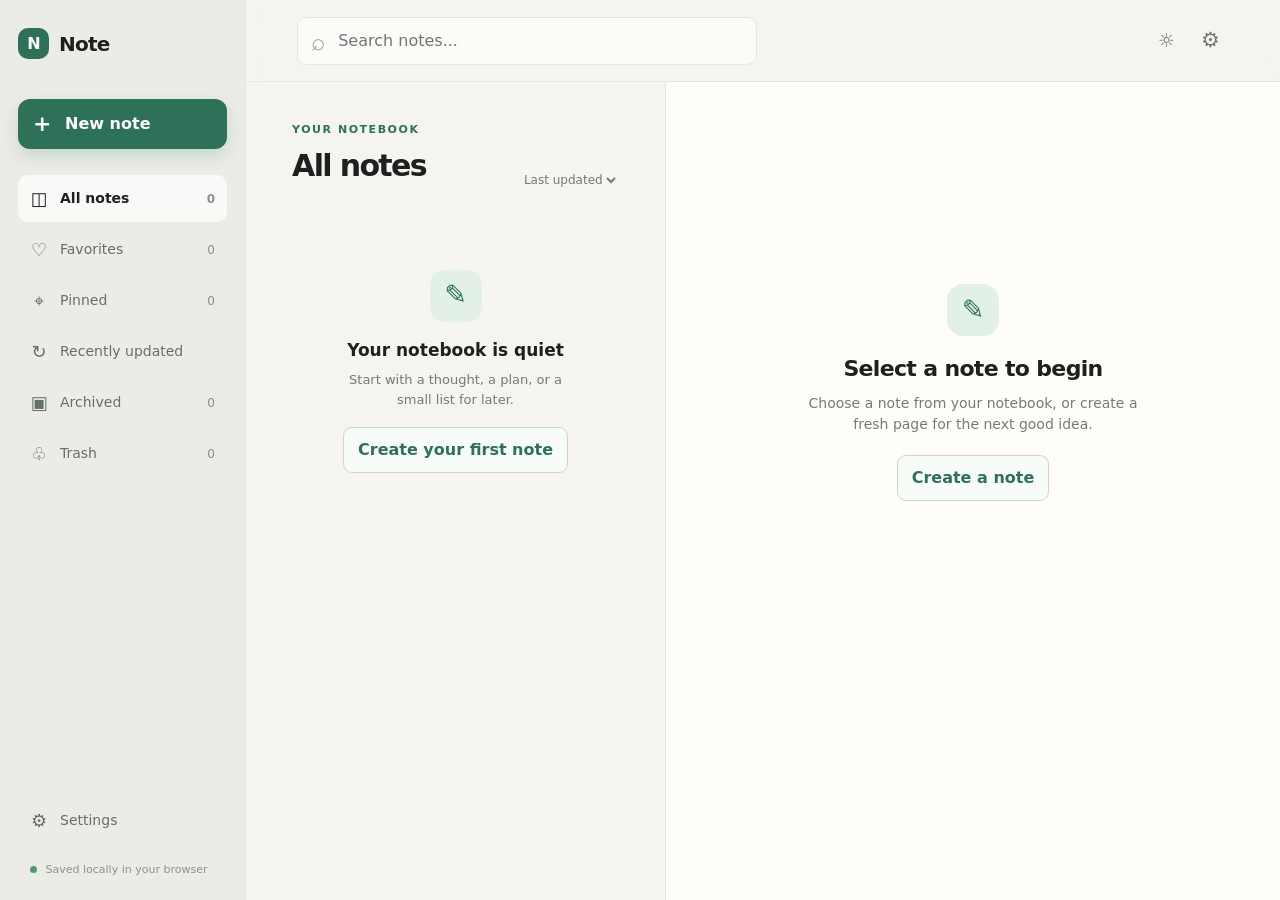
<file: index.html>
<!doctype html>
<html lang="en" dir="ltr">
<head>
  <meta charset="UTF-8" />
  <meta name="viewport" content="width=device-width, initial-scale=1, viewport-fit=cover" />
  <meta name="theme-color" content="#f5f4ef" />
  <meta name="description" content="Note is a calm, local-first notebook for ideas, lists, and checklists." />
  <meta name="apple-mobile-web-app-capable" content="yes" />
  <meta name="apple-mobile-web-app-status-bar-style" content="default" />
  <meta name="apple-mobile-web-app-title" content="Note" />
  <link rel="manifest" href="manifest.json" />
  <link rel="icon" href="icons/icon.svg" type="image/svg+xml" />
  <link rel="stylesheet" href="style.css" />
  <title>Note</title>
</head>
<body>
  <div class="app-shell">
    <aside class="sidebar" aria-label="Note navigation">
      <div class="brand"><span class="brand-mark">N</span><span>Note</span></div>
      <button class="new-note-button" id="newNoteButton"><span class="plus">+</span> New note</button>
      <nav class="nav-list" id="filterNav">
        <button class="nav-item active" data-filter="all"><span class="nav-icon">◫</span> All notes <span class="count" id="allCount">0</span></button>
        <button class="nav-item" data-filter="favorites"><span class="nav-icon">♡</span> Favorites <span class="count" id="favoriteCount">0</span></button>
        <button class="nav-item" data-filter="pinned"><span class="nav-icon">⌖</span> Pinned <span class="count" id="pinnedCount">0</span></button>
        <button class="nav-item" data-filter="recent"><span class="nav-icon">↻</span> Recently updated</button>
        <button class="nav-item" data-filter="archived"><span class="nav-icon">▣</span> Archived <span class="count" id="archivedCount">0</span></button>
        <button class="nav-item" data-filter="trash"><span class="nav-icon">♧</span> Trash <span class="count" id="trashCount">0</span></button>
      </nav>
      <div class="sidebar-bottom">
        <button class="nav-item" id="settingsButton"><span class="nav-icon">⚙</span> Settings</button>
        <div class="storage-note"><span class="status-dot"></span> Saved locally in your browser</div>
      </div>
    </aside>

    <main class="main-content">
      <header class="topbar">
        <div class="mobile-brand"><span class="brand-mark">N</span><span>Note</span></div>
        <div class="search-wrap"><span class="search-icon">⌕</span><input id="searchInput" type="search" placeholder="Search notes..." aria-label="Search notes" /></div>
        <div class="top-actions"><button class="icon-button" id="themeButton" aria-label="Toggle theme" title="Toggle theme">☼</button><button class="icon-button settings-top" id="settingsTopButton" aria-label="Open settings">⚙</button></div>
      </header>

      <section class="workspace">
        <div class="list-panel">
          <div class="list-heading"><div><p class="eyebrow" id="listEyebrow">Your notebook</p><h1 id="listTitle">All notes</h1></div><select id="sortSelect" aria-label="Sort notes"><option value="updated">Last updated</option><option value="created">Date created</option><option value="alpha">Alphabetical</option></select></div>
          <div id="notesList" class="notes-list"></div>
        </div>
        <section class="editor-panel" id="editorPanel" aria-label="Note editor">
          <div id="emptyEditor" class="editor-empty"><div class="empty-icon">✎</div><h2>Select a note to begin</h2><p>Choose a note from your notebook, or create a fresh page for the next good idea.</p><button class="secondary-button" id="emptyNewButton">Create a note</button></div>
          <form id="noteForm" class="note-editor hidden">
            <div class="editor-toolbar"><button type="button" class="back-button" id="backButton">← <span>All notes</span></button><div class="editor-actions"><button type="button" class="toolbar-button" id="pinButton" aria-label="Pin note">⌖</button><button type="button" class="toolbar-button" id="favoriteButton" aria-label="Favorite note">♡</button><button type="button" class="toolbar-button" id="copyButton" aria-label="Copy note">⧉</button><button type="button" class="toolbar-button danger" id="deleteButton" aria-label="Delete note">⌫</button></div></div>
            <input class="title-input" id="titleInput" placeholder="Untitled note" autocomplete="off" />
            <div class="editor-meta"><span id="typeLabel">Note</span><span>·</span><span id="dateLabel">Not saved yet</span><span class="save-status" id="saveStatus">Saved locally</span></div>
            <div class="editor-options"><div class="type-toggle"><button type="button" class="type-button active" data-type="note">Note</button><button type="button" class="type-button" data-type="checklist">Checklist</button></div><div class="color-picker" id="colorPicker" aria-label="Note color"><button type="button" data-color="paper" class="color-dot selected"></button><button type="button" data-color="mint" class="color-dot"></button><button type="button" data-color="peach" class="color-dot"></button><button type="button" data-color="lavender" class="color-dot"></button><button type="button" data-color="sky" class="color-dot"></button></div></div>
            <textarea id="contentInput" placeholder="Start writing..."></textarea><div id="richEditor" class="rich-editor hidden"></div><div id="drawingEditor" class="drawing-editor hidden"></div>
            <div id="checklistEditor" class="checklist-editor hidden"><div class="checklist-add"><input id="taskInput" placeholder="Add a task and press Enter" /><button type="button" id="addTaskButton">Add</button></div><div id="tasksList"></div></div>
            <div class="tag-area"><div id="tagList" class="tag-list"></div><input id="tagInput" placeholder="Add a tag..." /></div>
            <div class="editor-footer"><span id="wordCount">0 words</span><button type="button" class="share-button" id="shareButton">Share note</button></div>
          </form>
        </section>
      </section>
    </main>
  </div>

  <div class="modal-backdrop hidden" id="settingsModal"><section class="modal" role="dialog" aria-modal="true" aria-labelledby="settingsTitle"><div class="modal-header"><h2 id="settingsTitle">Settings</h2><button class="icon-button" id="closeSettings" aria-label="Close settings">×</button></div><div class="settings-group"><h3>Appearance</h3><div class="theme-options"><button data-theme="light">Light</button><button data-theme="dark">Dark</button><button data-theme="system">System</button></div></div><div class="settings-group"><h3>Note layout</h3><div class="theme-options"><button data-view="list">List view</button><button data-view="grid">Grid view</button></div></div><div class="settings-group"><h3>Your data</h3><button class="setting-action" id="exportButton">Export all notes <span>→</span></button><button class="setting-action" id="importButton">Import notes <span>→</span></button><input id="importInput" type="file" accept="application/json" hidden /><button class="setting-action destructive" id="deleteAllButton">Delete all notes <span>→</span></button></div><p class="modal-footnote">Your notes never leave this device unless you choose to share or export them.</p></section></div>
  <div class="toast" id="toast" role="status"></div>
  <button class="fab" id="fab" aria-label="Create new note">+</button>
  <script src="app.js"></script>
</body>
</html>
</file>
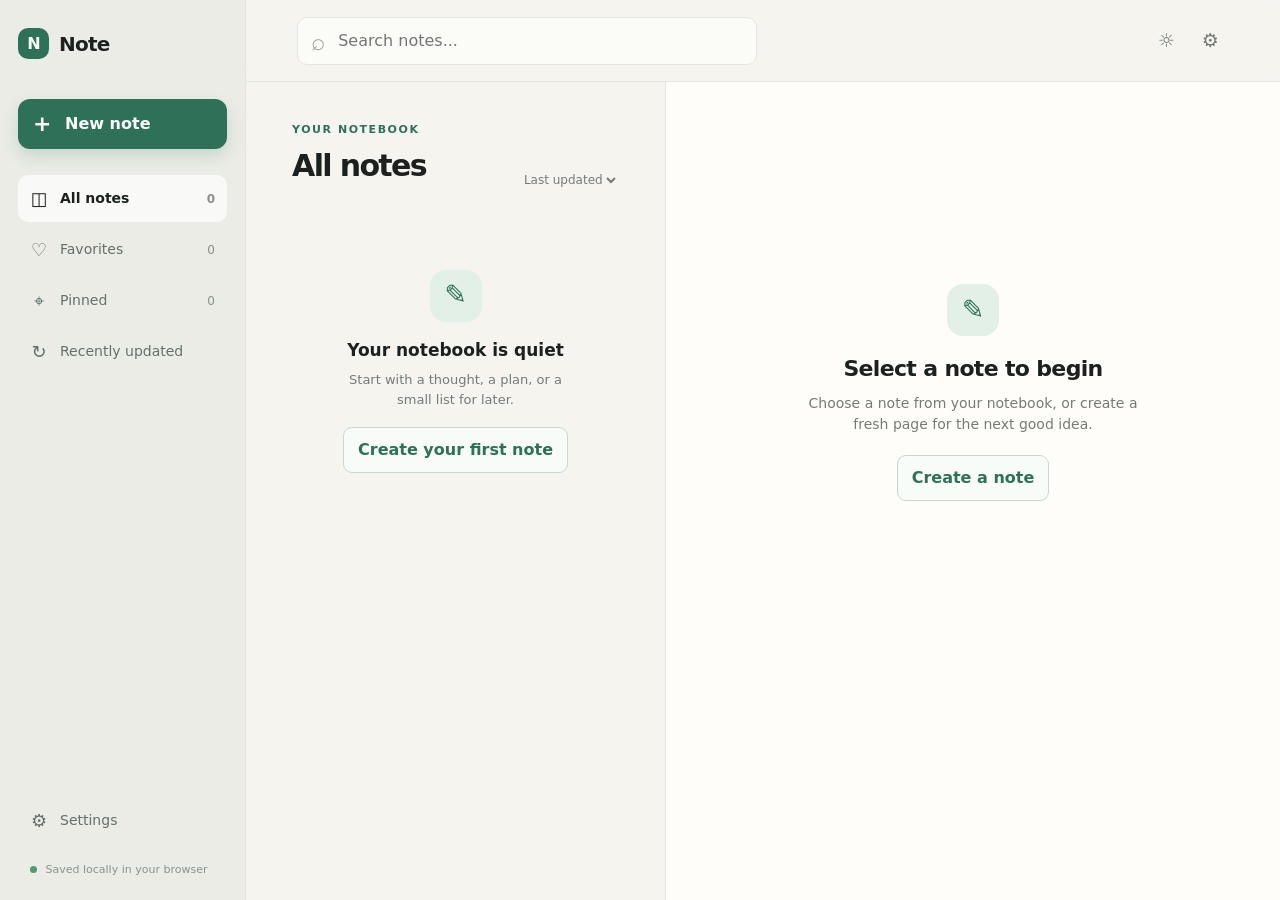
<file: OldNote/index.html>
<!doctype html>
<html lang="en" dir="ltr">
<head>
  <meta charset="UTF-8" />
  <meta name="viewport" content="width=device-width, initial-scale=1, viewport-fit=cover" />
  <meta name="theme-color" content="#f5f4ef" />
  <meta name="description" content="Note is a calm, local-first notebook for ideas, lists, and checklists." />
  <meta name="apple-mobile-web-app-capable" content="yes" />
  <meta name="apple-mobile-web-app-status-bar-style" content="default" />
  <meta name="apple-mobile-web-app-title" content="Note" />
  <link rel="manifest" href="manifest.json" />
  <link rel="icon" href="icons/icon.svg" type="image/svg+xml" />
  <link rel="stylesheet" href="style.css" />
  <title>Note</title>
</head>
<body>
  <div class="app-shell">
    <aside class="sidebar" aria-label="Note navigation">
      <div class="brand"><span class="brand-mark">N</span><span>Note</span></div>
      <button class="new-note-button" id="newNoteButton"><span class="plus">+</span> New note</button>
      <nav class="nav-list" id="filterNav">
        <button class="nav-item active" data-filter="all"><span class="nav-icon">◫</span> All notes <span class="count" id="allCount">0</span></button>
        <button class="nav-item" data-filter="favorites"><span class="nav-icon">♡</span> Favorites <span class="count" id="favoriteCount">0</span></button>
        <button class="nav-item" data-filter="pinned"><span class="nav-icon">⌖</span> Pinned <span class="count" id="pinnedCount">0</span></button>
        <button class="nav-item" data-filter="recent"><span class="nav-icon">↻</span> Recently updated</button>
      </nav>
      <div class="sidebar-bottom">
        <button class="nav-item" id="settingsButton"><span class="nav-icon">⚙</span> Settings</button>
        <div class="storage-note"><span class="status-dot"></span> Saved locally in your browser</div>
      </div>
    </aside>

    <main class="main-content">
      <header class="topbar">
        <div class="mobile-brand"><span class="brand-mark">N</span><span>Note</span></div>
        <div class="search-wrap"><span class="search-icon">⌕</span><input id="searchInput" type="search" placeholder="Search notes..." aria-label="Search notes" /></div>
        <div class="top-actions"><button class="icon-button" id="themeButton" aria-label="Toggle theme" title="Toggle theme">☼</button><button class="icon-button settings-top" id="settingsTopButton" aria-label="Open settings">⚙</button></div>
      </header>

      <section class="workspace">
        <div class="list-panel">
          <div class="list-heading"><div><p class="eyebrow" id="listEyebrow">Your notebook</p><h1 id="listTitle">All notes</h1></div><select id="sortSelect" aria-label="Sort notes"><option value="updated">Last updated</option><option value="created">Date created</option><option value="alpha">Alphabetical</option></select></div>
          <div id="notesList" class="notes-list"></div>
        </div>
        <section class="editor-panel" id="editorPanel" aria-label="Note editor">
          <div id="emptyEditor" class="editor-empty"><div class="empty-icon">✎</div><h2>Select a note to begin</h2><p>Choose a note from your notebook, or create a fresh page for the next good idea.</p><button class="secondary-button" id="emptyNewButton">Create a note</button></div>
          <form id="noteForm" class="note-editor hidden">
            <div class="editor-toolbar"><button type="button" class="back-button" id="backButton">← <span>All notes</span></button><div class="editor-actions"><button type="button" class="toolbar-button" id="pinButton" aria-label="Pin note">⌖</button><button type="button" class="toolbar-button" id="favoriteButton" aria-label="Favorite note">♡</button><button type="button" class="toolbar-button" id="copyButton" aria-label="Copy note">⧉</button><button type="button" class="toolbar-button danger" id="deleteButton" aria-label="Delete note">⌫</button></div></div>
            <input class="title-input" id="titleInput" placeholder="Untitled note" autocomplete="off" />
            <div class="editor-meta"><span id="typeLabel">Note</span><span>·</span><span id="dateLabel">Not saved yet</span><span class="save-status" id="saveStatus">Saved locally</span></div>
            <div class="editor-options"><div class="type-toggle"><button type="button" class="type-button active" data-type="note">Note</button><button type="button" class="type-button" data-type="checklist">Checklist</button></div><div class="color-picker" id="colorPicker" aria-label="Note color"><button type="button" data-color="paper" class="color-dot selected"></button><button type="button" data-color="mint" class="color-dot"></button><button type="button" data-color="peach" class="color-dot"></button><button type="button" data-color="lavender" class="color-dot"></button><button type="button" data-color="sky" class="color-dot"></button></div></div>
            <textarea id="contentInput" placeholder="Start writing..."></textarea>
            <div id="checklistEditor" class="checklist-editor hidden"><div class="checklist-add"><input id="taskInput" placeholder="Add a task and press Enter" /><button type="button" id="addTaskButton">Add</button></div><div id="tasksList"></div></div>
            <div class="tag-area"><div id="tagList" class="tag-list"></div><input id="tagInput" placeholder="Add a tag..." /></div>
            <div class="editor-footer"><span id="wordCount">0 words</span><button type="button" class="share-button" id="shareButton">Share note</button></div>
          </form>
        </section>
      </section>
    </main>
  </div>

  <div class="modal-backdrop hidden" id="settingsModal"><section class="modal" role="dialog" aria-modal="true" aria-labelledby="settingsTitle"><div class="modal-header"><h2 id="settingsTitle">Settings</h2><button class="icon-button" id="closeSettings" aria-label="Close settings">×</button></div><div class="settings-group"><h3>Appearance</h3><div class="theme-options"><button data-theme="light">Light</button><button data-theme="dark">Dark</button><button data-theme="system">System</button></div></div><div class="settings-group"><h3>Note layout</h3><div class="theme-options"><button data-view="list">List view</button><button data-view="grid">Grid view</button></div></div><div class="settings-group"><h3>Your data</h3><button class="setting-action" id="exportButton">Export all notes <span>→</span></button><button class="setting-action" id="importButton">Import notes <span>→</span></button><input id="importInput" type="file" accept="application/json" hidden /><button class="setting-action destructive" id="deleteAllButton">Delete all notes <span>→</span></button></div><p class="modal-footnote">Your notes never leave this device unless you choose to share or export them.</p></section></div>
  <div class="toast" id="toast" role="status"></div>
  <button class="fab" id="fab" aria-label="Create new note">+</button>
  <script src="app.js"></script>
</body>
</html>
</file>
<file: style.css>
:root{--bg:#f5f4ef;--panel:#fffdfa;--text:#1c211f;--muted:#747b75;--line:#e4e6df;--accent:#2d7258;--accent-soft:#e2f0e7;--shadow:0 14px 38px rgba(27,40,32,.08);--radius:14px}*{box-sizing:border-box}body{margin:0;background:var(--bg);color:var(--text);font-family:ui-sans-serif,system-ui,-apple-system,BlinkMacSystemFont,"Segoe UI",sans-serif;line-height:1.5}button,input,textarea,select{font:inherit}button{cursor:pointer;border:0;color:inherit;background:none}button:focus-visible,input:focus-visible,textarea:focus-visible,select:focus-visible{outline:3px solid rgba(45,114,88,.28);outline-offset:2px}.app-shell{display:flex;min-height:100dvh}.sidebar{width:246px;padding:28px 18px 22px;background:#ebece6;border-right:1px solid var(--line);display:flex;flex-direction:column}.brand,.mobile-brand{display:flex;align-items:center;gap:10px;font-size:20px;font-weight:700;letter-spacing:-.04em}.brand-mark{width:31px;height:31px;border-radius:10px;background:var(--accent);color:#fff;display:grid;place-items:center;font-weight:800;font-size:16px}.new-note-button{margin:40px 0 26px;width:100%;padding:13px 15px;text-align:left;background:var(--accent);color:white;border-radius:12px;font-weight:700;box-shadow:0 7px 16px rgba(45,114,88,.18);transition:transform .2s,background .2s}.new-note-button:hover{background:#245f49;transform:translateY(-1px)}.plus{font-size:22px;line-height:0;vertical-align:-2px;margin-right:8px}.nav-list{display:grid;gap:4px}.nav-item{display:flex;gap:12px;align-items:center;padding:10px 12px;border-radius:10px;color:#657068;text-align:left;font-size:14px}.nav-item:hover,.nav-item.active{background:rgba(255,255,255,.7);color:var(--text)}.nav-item.active{font-weight:700}.nav-icon{font-size:18px;width:18px;text-align:center}.count{margin-left:auto;font-size:12px;color:#89918b}.sidebar-bottom{margin-top:auto}.storage-note{font-size:11px;color:#8a918b;padding:18px 12px 0}.status-dot{display:inline-block;width:7px;height:7px;border-radius:50%;background:#4f9b6f;margin-right:5px}.main-content{flex:1;min-width:0}.topbar{height:82px;display:flex;align-items:center;gap:24px;padding:0 clamp(22px,4vw,58px);border-bottom:1px solid var(--line);background:rgba(245,244,239,.84);backdrop-filter:blur(12px);position:sticky;top:0;z-index:3}.mobile-brand{display:none}.search-wrap{max-width:460px;flex:1;position:relative}.search-wrap input{width:100%;border:1px solid var(--line);background:#fbfbf8;border-radius:10px;padding:11px 16px 11px 40px;color:var(--text)}.search-icon{position:absolute;left:14px;top:7px;font-size:24px;color:#9aa19a}.top-actions{margin-left:auto;display:flex;gap:7px}.icon-button,.toolbar-button{width:37px;height:37px;border-radius:9px;display:grid;place-items:center;color:#707a73;font-size:19px}.icon-button:hover,.toolbar-button:hover{background:#e8ebe4;color:var(--text)}.workspace{display:grid;grid-template-columns:minmax(300px,420px) minmax(0,1fr);max-width:1440px;margin:auto;min-height:calc(100dvh - 82px)}.list-panel{padding:40px clamp(22px,3.6vw,56px);border-right:1px solid var(--line)}.list-heading{display:flex;align-items:flex-end;justify-content:space-between;margin-bottom:22px}.eyebrow{margin:0 0 4px;color:var(--accent);font-size:11px;text-transform:uppercase;letter-spacing:.14em;font-weight:800}.list-heading h1{margin:0;font-size:30px;letter-spacing:-.055em}.list-heading select{border:0;background:transparent;color:var(--muted);font-size:12px}.notes-list{display:grid;gap:11px}.note-card{padding:17px 17px 15px;border:1px solid var(--line);border-left:4px solid #d6d8d1;border-radius:var(--radius);background:var(--panel);transition:transform .2s,box-shadow .2s,border-color .2s;position:relative}.note-card:hover{transform:translateY(-2px);box-shadow:var(--shadow)}.note-card.selected{border-color:#a4c8b0;box-shadow:0 0 0 2px rgba(45,114,88,.1)}.note-card.color-mint{border-left-color:#8bc5a1;background:#f8fcf8}.note-card.color-peach{border-left-color:#eab295;background:#fff9f3}.note-card.color-lavender{border-left-color:#b8a6d8;background:#fbf9ff}.note-card.color-sky{border-left-color:#91bed2;background:#f5fbfd}.note-card h3{font-size:15px;margin:0 28px 5px;white-space:nowrap;overflow:hidden;text-overflow:ellipsis}.note-card p{font-size:13px;color:var(--muted);margin:0 0 11px;display:-webkit-box;-webkit-line-clamp:2;-webkit-box-orient:vertical;overflow:hidden}.card-icon{position:absolute;top:16px;color:var(--accent);font-size:16px}.card-icon.pin{left:15px}.card-icon.fav{right:15px}.card-meta{display:flex;align-items:center;gap:8px;color:#9a9f99;font-size:11px}.tag{padding:3px 7px;border-radius:5px;background:#e8eee8;color:#4f6858;font-size:11px}.empty-list{text-align:center;padding:60px 14px;color:var(--muted)}.empty-list .empty-icon,.empty-icon{width:52px;height:52px;background:var(--accent-soft);color:var(--accent);border-radius:16px;display:grid;place-items:center;margin:0 auto 16px;font-size:27px}.empty-list h2{font-size:17px;color:var(--text);margin:0 0 7px}.empty-list p{font-size:13px;margin:0 auto 18px;max-width:240px}.secondary-button{padding:10px 14px;border:1px solid #c8d8cb;border-radius:9px;color:var(--accent);font-weight:700;background:#f8fcf8}.editor-panel{background:var(--panel);padding:40px clamp(25px,5vw,86px)}.editor-empty{text-align:center;max-width:350px;margin:18vh auto 0;color:var(--muted)}.editor-empty h2{color:var(--text);font-size:22px;letter-spacing:-.03em;margin:0 0 8px}.editor-empty p{font-size:14px;margin:0 0 20px}.note-editor{max-width:760px;margin:auto}.hidden{display:none!important}.editor-toolbar{display:flex;justify-content:space-between;margin-bottom:38px}.back-button{color:var(--muted);font-size:13px}.editor-actions{display:flex;gap:3px}.toolbar-button.danger:hover{color:#ae554b;background:#faecea}.title-input{width:100%;border:0;background:transparent;font-size:42px;letter-spacing:-.06em;font-weight:750;padding:0;color:var(--text)}.title-input::placeholder{color:#bcc1ba}.editor-meta{display:flex;align-items:center;gap:8px;color:#919890;font-size:12px;margin:8px 0 25px}.save-status{margin-left:auto;color:var(--accent)}.editor-options{display:flex;justify-content:space-between;align-items:center;border-bottom:1px solid var(--line);padding-bottom:15px;margin-bottom:20px}.type-toggle{background:#f0f1ec;padding:3px;border-radius:8px}.type-button{padding:6px 11px;border-radius:6px;font-size:12px;color:var(--muted)}.type-button.active{background:var(--panel);box-shadow:0 1px 4px rgba(0,0,0,.08);color:var(--text);font-weight:700}.color-picker{display:flex;gap:8px}.color-dot{width:18px;height:18px;border-radius:50%;border:2px solid transparent}.color-dot.selected{outline:2px solid var(--text);outline-offset:2px}.color-dot[data-color=paper]{background:#dadcd3}.color-dot[data-color=mint]{background:#86c69e}.color-dot[data-color=peach]{background:#e9ad8b}.color-dot[data-color=lavender]{background:#b6a5d7}.color-dot[data-color=sky]{background:#90bdd0}textarea{width:100%;min-height:300px;border:0;resize:vertical;background:transparent;color:var(--text);font-size:16px;line-height:1.8;padding:0}.tag-area{display:flex;gap:8px;align-items:center;flex-wrap:wrap;border-top:1px solid var(--line);padding-top:15px}.tag-area input{border:0;outline:0;background:transparent;width:110px;color:var(--text);font-size:12px}.editor-footer{display:flex;align-items:center;justify-content:space-between;color:#9aa099;font-size:12px;margin-top:20px}.share-button{border:1px solid var(--line);padding:8px 12px;border-radius:8px;font-size:12px;color:var(--accent);font-weight:700}.checklist-add{display:flex;gap:8px;margin-bottom:12px}.checklist-add input{flex:1;border:1px solid var(--line);border-radius:8px;padding:9px;background:transparent}.checklist-add button{background:var(--accent);color:#fff;border-radius:8px;padding:0 13px}.task-row{display:flex;align-items:center;gap:10px;padding:9px 0;border-bottom:1px solid var(--line);font-size:14px}.task-row input{accent-color:var(--accent)}.task-row.done span{text-decoration:line-through;color:#9aa099}.task-delete{margin-left:auto;color:#a9aea9}.modal-backdrop{position:fixed;inset:0;background:rgba(21,29,24,.25);z-index:10;display:grid;place-items:center;padding:20px}.modal{width:min(440px,100%);background:var(--panel);border-radius:18px;padding:25px;box-shadow:0 24px 80px rgba(0,0,0,.18)}.modal-header{display:flex;justify-content:space-between;align-items:center}.modal h2{margin:0;font-size:24px;letter-spacing:-.04em}.settings-group{padding:20px 0;border-bottom:1px solid var(--line)}.settings-group h3{font-size:12px;color:var(--muted);margin:0 0 10px;text-transform:uppercase;letter-spacing:.1em}.theme-options{display:flex;gap:8px}.theme-options button,.setting-action{border:1px solid var(--line);border-radius:8px;padding:9px 12px;font-size:13px;background:transparent}.theme-options button:hover,.theme-options button.active{border-color:#a4c8b0;background:var(--accent-soft);color:var(--accent)}.setting-action{display:flex;justify-content:space-between;width:100%;border-width:0 0 1px;border-radius:0;text-align:left;padding:12px 0}.setting-action.destructive{color:#ad5e57}.modal-footnote{font-size:12px;color:var(--muted);margin:20px 0 0}.toast{position:fixed;left:50%;bottom:25px;transform:translate(-50%,20px);opacity:0;background:#243229;color:#fff;padding:11px 16px;border-radius:9px;font-size:13px;z-index:20;transition:opacity .2s,transform .2s;pointer-events:none}.toast.show{opacity:1;transform:translate(-50%,0)}.fab{display:none}
.notes-list.grid-view{grid-template-columns:repeat(2,minmax(0,1fr))}.notes-list.grid-view .note-card p{-webkit-line-clamp:4}.drawing-editor{margin-top:18px}.drawing-toolbar{display:flex;align-items:center;justify-content:space-between;margin-bottom:8px;color:var(--muted);font-size:12px}.drawing-toolbar label{display:flex;align-items:center}.drawing-swatches{display:flex;gap:8px;align-items:center}.drawing-swatch{width:18px;height:18px;border-radius:50%;border:2px solid transparent;padding:0}.drawing-swatch:hover{transform:scale(1.12)}.drawing-editor canvas{display:block;width:100%;height:420px;border:1px dashed var(--line);border-radius:10px;background:#fff;touch-action:none}.editor-mode-bar{display:flex;gap:4px;margin:0 0 15px;padding:3px;background:#f0f1ec;border-radius:9px;width:max-content}.editor-mode{padding:7px 12px;border-radius:6px;font-size:12px;color:var(--muted)}.editor-mode.active{background:var(--panel);color:var(--text);font-weight:700;box-shadow:0 1px 4px rgba(0,0,0,.08)}
.rich-editor{margin:12px 0 20px}.rich-toolbar{display:flex;align-items:center;gap:6px;flex-wrap:wrap;border:1px solid var(--line);border-bottom:0;border-radius:9px 9px 0 0;padding:7px;background:#f5f6f1}.rich-toolbar button{min-width:28px;height:28px;border:1px solid transparent;border-radius:6px;color:var(--text)}.rich-toolbar button:hover{background:var(--panel);border-color:var(--line)}.rich-toolbar button:last-child{margin-left:auto;padding:0 8px;font-size:11px}.rich-colors{display:flex;gap:5px;margin-left:4px}.rich-color{width:17px!important;min-width:17px!important;height:17px!important;border-radius:50%!important;padding:0;border:2px solid #fff!important;outline:1px solid var(--line)}#richContent{min-height:300px;border:1px solid var(--line);border-radius:0 0 9px 9px;padding:14px 16px;line-height:1.8;color:var(--text);outline:0;background:var(--panel)}#richContent:focus{border-color:#a4c8b0;box-shadow:0 0 0 2px rgba(45,114,88,.1)}
.direction-buttons{display:inline-flex;gap:4px;margin-left:8px;flex-shrink:0}.direction-button{width:30px;height:28px;border:1px solid var(--line);border-radius:6px;font-size:18px;line-height:1;background:var(--panel);white-space:nowrap}.direction-button:hover,.direction-button.active{background:var(--accent-soft);color:var(--accent);border-color:#a4c8b0}.editor-mode,.type-button,.secondary-button,.share-button,.back-button{white-space:nowrap;flex-shrink:0}
#richModeButton{display:none}
.editor-options .color-picker{display:none}.settings-group:has([data-theme]){display:none}
@media(max-width:850px){.sidebar{width:205px}.workspace{grid-template-columns:minmax(280px,38%) minmax(0,1fr)}.title-input{font-size:34px}.editor-panel{padding-left:28px;padding-right:28px}}
@media(max-width:680px){.app-shell{display:block}.sidebar{display:none}.topbar{height:68px;padding:0 16px;gap:12px}.mobile-brand{display:flex;font-size:18px}.mobile-brand .brand-mark{width:28px;height:28px}.search-wrap{order:3;max-width:none}.top-actions{margin-left:0}.settings-top{display:none}.workspace{display:block;min-height:calc(100dvh - 68px)}.list-panel{padding:25px 16px 100px;border:0}.editor-panel{position:fixed;inset:0;z-index:10;overflow:auto;padding:calc(10px + env(safe-area-inset-top)) 16px calc(18px + env(safe-area-inset-bottom));display:none;overscroll-behavior:contain;-webkit-overflow-scrolling:touch}.editor-panel.open{display:block}.editor-open{overflow:hidden}.editor-panel .note-editor{max-width:none;min-height:100%;display:flex;flex-direction:column}.editor-empty{margin:15vh auto 0}.editor-toolbar{flex:0 0 auto;margin-bottom:8px;position:sticky;top:0;padding:4px 0 10px;background:var(--panel);z-index:4;border-bottom:1px solid var(--line)}.editor-toolbar .toolbar-button{width:34px;height:34px}.title-input{font-size:20px;letter-spacing:-.04em;padding:8px 0 6px;flex:0 0 auto}.editor-meta,.editor-options,.tag-area,.editor-footer{display:none}.editor-mode-bar{flex:0 0 auto;max-width:100%;overflow-x:auto;margin:0 0 8px;padding:3px;position:sticky;top:49px;z-index:3;background:var(--panel)}.editor-mode{padding:8px 13px}.editor-panel textarea,.editor-panel #richContent{flex:1;min-height:calc(100dvh - 126px);height:calc(100dvh - 126px);font-size:18px;line-height:1.75;padding:8px 2px 36px}.editor-panel .rich-editor{flex:1;display:flex;flex-direction:column;min-height:0;margin:0}.editor-panel .rich-toolbar{position:sticky;top:91px;z-index:2;flex:0 0 auto}.editor-panel #richContent{overflow:auto;min-height:0;height:auto;flex:1}.drawing-editor{flex:1;min-height:0;margin:0}.drawing-editor canvas{height:calc(100dvh - 126px);min-height:420px;border-radius:10px}.list-heading h1{font-size:26px}.fab{display:grid;place-items:center;position:fixed;right:20px;bottom:22px;width:54px;height:54px;border-radius:17px;background:var(--accent);color:#fff;font-size:28px;z-index:5;box-shadow:0 8px 20px rgba(45,114,88,.3)}}
@media(prefers-color-scheme:dark){body.system-dark{--bg:#141815;--panel:#1b211d;--text:#ecf2ec;--muted:#9aa69e;--line:#303b33;--accent:#79c79a;--accent-soft:#20392a}.system-dark .topbar{background:rgba(20,24,21,.85)}.system-dark .sidebar{background:#19201b}.system-dark .search-wrap input,.system-dark .type-toggle{background:#222a24}.system-dark .nav-item:hover,.system-dark .nav-item.active{background:#263128}.system-dark .note-card{background:#1b211d}.system-dark .note-card.color-mint{background:#1d2a21}.system-dark .note-card.color-peach{background:#2c2520}.system-dark .note-card.color-lavender{background:#25222d}.system-dark .note-card.color-sky{background:#202b2e}}
@media(prefers-reduced-motion:reduce){*{scroll-behavior:auto!important;transition:none!important}}
.system-dark{--bg:#141815;--panel:#1b211d;--text:#ecf2ec;--muted:#9aa69e;--line:#303b33;--accent:#79c79a;--accent-soft:#20392a;--shadow:0 14px 38px rgba(0,0,0,.24)}.system-dark .topbar{background:rgba(20,24,21,.88)}.system-dark .sidebar{background:#19201b}.system-dark .search-wrap input,.system-dark .type-toggle{background:#222a24}.system-dark .nav-item:hover,.system-dark .nav-item.active{background:#263128}.system-dark .note-card{background:var(--panel)}.system-dark .note-card.color-mint{background:#1d2a21}.system-dark .note-card.color-peach{background:#2c2520}.system-dark .note-card.color-lavender{background:#25222d}.system-dark .note-card.color-sky{background:#202b2e}.system-dark .rich-toolbar{background:#222a24}.system-dark .drawing-editor canvas{background:#f8faf8}
.settings-top{font-size:21px;font-weight:700;transform:rotate(0deg)}.settings-top:hover{transform:rotate(18deg)}
.rich-color{border:0!important;outline:0!important}.drawing-swatch.selected,.rich-color.selected{outline:2px solid var(--text)!important;outline-offset:2px}.system-dark .drawing-editor canvas{background:#1b211d;border-color:#465449}.system-dark .drawing-swatch:last-child{background:#fff!important}.system-dark .rich-color:last-child{background:#fff!important}
</file>
<file: OldNote/style.css>
:root{--bg:#f5f4ef;--panel:#fffdfa;--text:#1c211f;--muted:#747b75;--line:#e4e6df;--accent:#2d7258;--accent-soft:#e2f0e7;--shadow:0 14px 38px rgba(27,40,32,.08);--radius:14px}*{box-sizing:border-box}body{margin:0;background:var(--bg);color:var(--text);font-family:ui-sans-serif,system-ui,-apple-system,BlinkMacSystemFont,"Segoe UI",sans-serif;line-height:1.5}button,input,textarea,select{font:inherit}button{cursor:pointer;border:0;color:inherit;background:none}button:focus-visible,input:focus-visible,textarea:focus-visible,select:focus-visible{outline:3px solid rgba(45,114,88,.28);outline-offset:2px}.app-shell{display:flex;min-height:100dvh}.sidebar{width:246px;padding:28px 18px 22px;background:#ebece6;border-right:1px solid var(--line);display:flex;flex-direction:column}.brand,.mobile-brand{display:flex;align-items:center;gap:10px;font-size:20px;font-weight:700;letter-spacing:-.04em}.brand-mark{width:31px;height:31px;border-radius:10px;background:var(--accent);color:#fff;display:grid;place-items:center;font-weight:800;font-size:16px}.new-note-button{margin:40px 0 26px;width:100%;padding:13px 15px;text-align:left;background:var(--accent);color:white;border-radius:12px;font-weight:700;box-shadow:0 7px 16px rgba(45,114,88,.18);transition:transform .2s,background .2s}.new-note-button:hover{background:#245f49;transform:translateY(-1px)}.plus{font-size:22px;line-height:0;vertical-align:-2px;margin-right:8px}.nav-list{display:grid;gap:4px}.nav-item{display:flex;gap:12px;align-items:center;padding:10px 12px;border-radius:10px;color:#657068;text-align:left;font-size:14px}.nav-item:hover,.nav-item.active{background:rgba(255,255,255,.7);color:var(--text)}.nav-item.active{font-weight:700}.nav-icon{font-size:18px;width:18px;text-align:center}.count{margin-left:auto;font-size:12px;color:#89918b}.sidebar-bottom{margin-top:auto}.storage-note{font-size:11px;color:#8a918b;padding:18px 12px 0}.status-dot{display:inline-block;width:7px;height:7px;border-radius:50%;background:#4f9b6f;margin-right:5px}.main-content{flex:1;min-width:0}.topbar{height:82px;display:flex;align-items:center;gap:24px;padding:0 clamp(22px,4vw,58px);border-bottom:1px solid var(--line);background:rgba(245,244,239,.84);backdrop-filter:blur(12px);position:sticky;top:0;z-index:3}.mobile-brand{display:none}.search-wrap{max-width:460px;flex:1;position:relative}.search-wrap input{width:100%;border:1px solid var(--line);background:#fbfbf8;border-radius:10px;padding:11px 16px 11px 40px;color:var(--text)}.search-icon{position:absolute;left:14px;top:7px;font-size:24px;color:#9aa19a}.top-actions{margin-left:auto;display:flex;gap:7px}.icon-button,.toolbar-button{width:37px;height:37px;border-radius:9px;display:grid;place-items:center;color:#707a73;font-size:19px}.icon-button:hover,.toolbar-button:hover{background:#e8ebe4;color:var(--text)}.workspace{display:grid;grid-template-columns:minmax(300px,420px) minmax(0,1fr);max-width:1440px;margin:auto;min-height:calc(100dvh - 82px)}.list-panel{padding:40px clamp(22px,3.6vw,56px);border-right:1px solid var(--line)}.list-heading{display:flex;align-items:flex-end;justify-content:space-between;margin-bottom:22px}.eyebrow{margin:0 0 4px;color:var(--accent);font-size:11px;text-transform:uppercase;letter-spacing:.14em;font-weight:800}.list-heading h1{margin:0;font-size:30px;letter-spacing:-.055em}.list-heading select{border:0;background:transparent;color:var(--muted);font-size:12px}.notes-list{display:grid;gap:11px}.note-card{padding:17px 17px 15px;border:1px solid var(--line);border-left:4px solid #d6d8d1;border-radius:var(--radius);background:var(--panel);transition:transform .2s,box-shadow .2s,border-color .2s;position:relative}.note-card:hover{transform:translateY(-2px);box-shadow:var(--shadow)}.note-card.selected{border-color:#a4c8b0;box-shadow:0 0 0 2px rgba(45,114,88,.1)}.note-card.color-mint{border-left-color:#8bc5a1;background:#f8fcf8}.note-card.color-peach{border-left-color:#eab295;background:#fff9f3}.note-card.color-lavender{border-left-color:#b8a6d8;background:#fbf9ff}.note-card.color-sky{border-left-color:#91bed2;background:#f5fbfd}.note-card h3{font-size:15px;margin:0 28px 5px;white-space:nowrap;overflow:hidden;text-overflow:ellipsis}.note-card p{font-size:13px;color:var(--muted);margin:0 0 11px;display:-webkit-box;-webkit-line-clamp:2;-webkit-box-orient:vertical;overflow:hidden}.card-icon{position:absolute;top:16px;color:var(--accent);font-size:16px}.card-icon.pin{left:15px}.card-icon.fav{right:15px}.card-meta{display:flex;align-items:center;gap:8px;color:#9a9f99;font-size:11px}.tag{padding:3px 7px;border-radius:5px;background:#e8eee8;color:#4f6858;font-size:11px}.empty-list{text-align:center;padding:60px 14px;color:var(--muted)}.empty-list .empty-icon,.empty-icon{width:52px;height:52px;background:var(--accent-soft);color:var(--accent);border-radius:16px;display:grid;place-items:center;margin:0 auto 16px;font-size:27px}.empty-list h2{font-size:17px;color:var(--text);margin:0 0 7px}.empty-list p{font-size:13px;margin:0 auto 18px;max-width:240px}.secondary-button{padding:10px 14px;border:1px solid #c8d8cb;border-radius:9px;color:var(--accent);font-weight:700;background:#f8fcf8}.editor-panel{background:var(--panel);padding:40px clamp(25px,5vw,86px)}.editor-empty{text-align:center;max-width:350px;margin:18vh auto 0;color:var(--muted)}.editor-empty h2{color:var(--text);font-size:22px;letter-spacing:-.03em;margin:0 0 8px}.editor-empty p{font-size:14px;margin:0 0 20px}.note-editor{max-width:760px;margin:auto}.hidden{display:none!important}.editor-toolbar{display:flex;justify-content:space-between;margin-bottom:38px}.back-button{color:var(--muted);font-size:13px}.editor-actions{display:flex;gap:3px}.toolbar-button.danger:hover{color:#ae554b;background:#faecea}.title-input{width:100%;border:0;background:transparent;font-size:42px;letter-spacing:-.06em;font-weight:750;padding:0;color:var(--text)}.title-input::placeholder{color:#bcc1ba}.editor-meta{display:flex;align-items:center;gap:8px;color:#919890;font-size:12px;margin:8px 0 25px}.save-status{margin-left:auto;color:var(--accent)}.editor-options{display:flex;justify-content:space-between;align-items:center;border-bottom:1px solid var(--line);padding-bottom:15px;margin-bottom:20px}.type-toggle{background:#f0f1ec;padding:3px;border-radius:8px}.type-button{padding:6px 11px;border-radius:6px;font-size:12px;color:var(--muted)}.type-button.active{background:var(--panel);box-shadow:0 1px 4px rgba(0,0,0,.08);color:var(--text);font-weight:700}.color-picker{display:flex;gap:8px}.color-dot{width:18px;height:18px;border-radius:50%;border:2px solid transparent}.color-dot.selected{outline:2px solid var(--text);outline-offset:2px}.color-dot[data-color=paper]{background:#dadcd3}.color-dot[data-color=mint]{background:#86c69e}.color-dot[data-color=peach]{background:#e9ad8b}.color-dot[data-color=lavender]{background:#b6a5d7}.color-dot[data-color=sky]{background:#90bdd0}textarea{width:100%;min-height:300px;border:0;resize:vertical;background:transparent;color:var(--text);font-size:16px;line-height:1.8;padding:0}.tag-area{display:flex;gap:8px;align-items:center;flex-wrap:wrap;border-top:1px solid var(--line);padding-top:15px}.tag-area input{border:0;outline:0;background:transparent;width:110px;color:var(--text);font-size:12px}.editor-footer{display:flex;align-items:center;justify-content:space-between;color:#9aa099;font-size:12px;margin-top:20px}.share-button{border:1px solid var(--line);padding:8px 12px;border-radius:8px;font-size:12px;color:var(--accent);font-weight:700}.checklist-add{display:flex;gap:8px;margin-bottom:12px}.checklist-add input{flex:1;border:1px solid var(--line);border-radius:8px;padding:9px;background:transparent}.checklist-add button{background:var(--accent);color:#fff;border-radius:8px;padding:0 13px}.task-row{display:flex;align-items:center;gap:10px;padding:9px 0;border-bottom:1px solid var(--line);font-size:14px}.task-row input{accent-color:var(--accent)}.task-row.done span{text-decoration:line-through;color:#9aa099}.task-delete{margin-left:auto;color:#a9aea9}.modal-backdrop{position:fixed;inset:0;background:rgba(21,29,24,.25);z-index:10;display:grid;place-items:center;padding:20px}.modal{width:min(440px,100%);background:var(--panel);border-radius:18px;padding:25px;box-shadow:0 24px 80px rgba(0,0,0,.18)}.modal-header{display:flex;justify-content:space-between;align-items:center}.modal h2{margin:0;font-size:24px;letter-spacing:-.04em}.settings-group{padding:20px 0;border-bottom:1px solid var(--line)}.settings-group h3{font-size:12px;color:var(--muted);margin:0 0 10px;text-transform:uppercase;letter-spacing:.1em}.theme-options{display:flex;gap:8px}.theme-options button,.setting-action{border:1px solid var(--line);border-radius:8px;padding:9px 12px;font-size:13px;background:transparent}.theme-options button:hover,.theme-options button.active{border-color:#a4c8b0;background:var(--accent-soft);color:var(--accent)}.setting-action{display:flex;justify-content:space-between;width:100%;border-width:0 0 1px;border-radius:0;text-align:left;padding:12px 0}.setting-action.destructive{color:#ad5e57}.modal-footnote{font-size:12px;color:var(--muted);margin:20px 0 0}.toast{position:fixed;left:50%;bottom:25px;transform:translate(-50%,20px);opacity:0;background:#243229;color:#fff;padding:11px 16px;border-radius:9px;font-size:13px;z-index:20;transition:opacity .2s,transform .2s;pointer-events:none}.toast.show{opacity:1;transform:translate(-50%,0)}.fab{display:none}
 .notes-list.grid-view{grid-template-columns:repeat(2,minmax(0,1fr))}.notes-list.grid-view .note-card p{-webkit-line-clamp:4}
@media(max-width:850px){.sidebar{width:205px}.workspace{grid-template-columns:minmax(280px,38%) minmax(0,1fr)}.title-input{font-size:34px}.editor-panel{padding-left:28px;padding-right:28px}}
@media(max-width:680px){.app-shell{display:block}.sidebar{display:none}.topbar{height:68px;padding:0 16px;gap:12px}.mobile-brand{display:flex;font-size:18px}.mobile-brand .brand-mark{width:28px;height:28px}.search-wrap{order:3;max-width:none}.top-actions{margin-left:0}.settings-top{display:none}.workspace{display:block;min-height:calc(100dvh - 68px)}.list-panel{padding:25px 16px 100px;border:0}.editor-panel{position:fixed;inset:68px 0 0;z-index:4;overflow:auto;padding:24px 20px 50px;display:none}.editor-panel.open{display:block}.editor-empty{margin:15vh auto 0}.editor-toolbar{margin-bottom:28px}.title-input{font-size:32px}.list-heading h1{font-size:26px}.fab{display:grid;place-items:center;position:fixed;right:20px;bottom:22px;width:54px;height:54px;border-radius:17px;background:var(--accent);color:#fff;font-size:28px;z-index:5;box-shadow:0 8px 20px rgba(45,114,88,.3)}.editor-footer{padding-bottom:25px}}
@media(prefers-color-scheme:dark){body.system-dark{--bg:#141815;--panel:#1b211d;--text:#ecf2ec;--muted:#9aa69e;--line:#303b33;--accent:#79c79a;--accent-soft:#20392a}.system-dark .topbar{background:rgba(20,24,21,.85)}.system-dark .sidebar{background:#19201b}.system-dark .search-wrap input,.system-dark .type-toggle{background:#222a24}.system-dark .nav-item:hover,.system-dark .nav-item.active{background:#263128}.system-dark .note-card{background:#1b211d}.system-dark .note-card.color-mint{background:#1d2a21}.system-dark .note-card.color-peach{background:#2c2520}.system-dark .note-card.color-lavender{background:#25222d}.system-dark .note-card.color-sky{background:#202b2e}}
@media(prefers-reduced-motion:reduce){*{scroll-behavior:auto!important;transition:none!important}}
</file>
